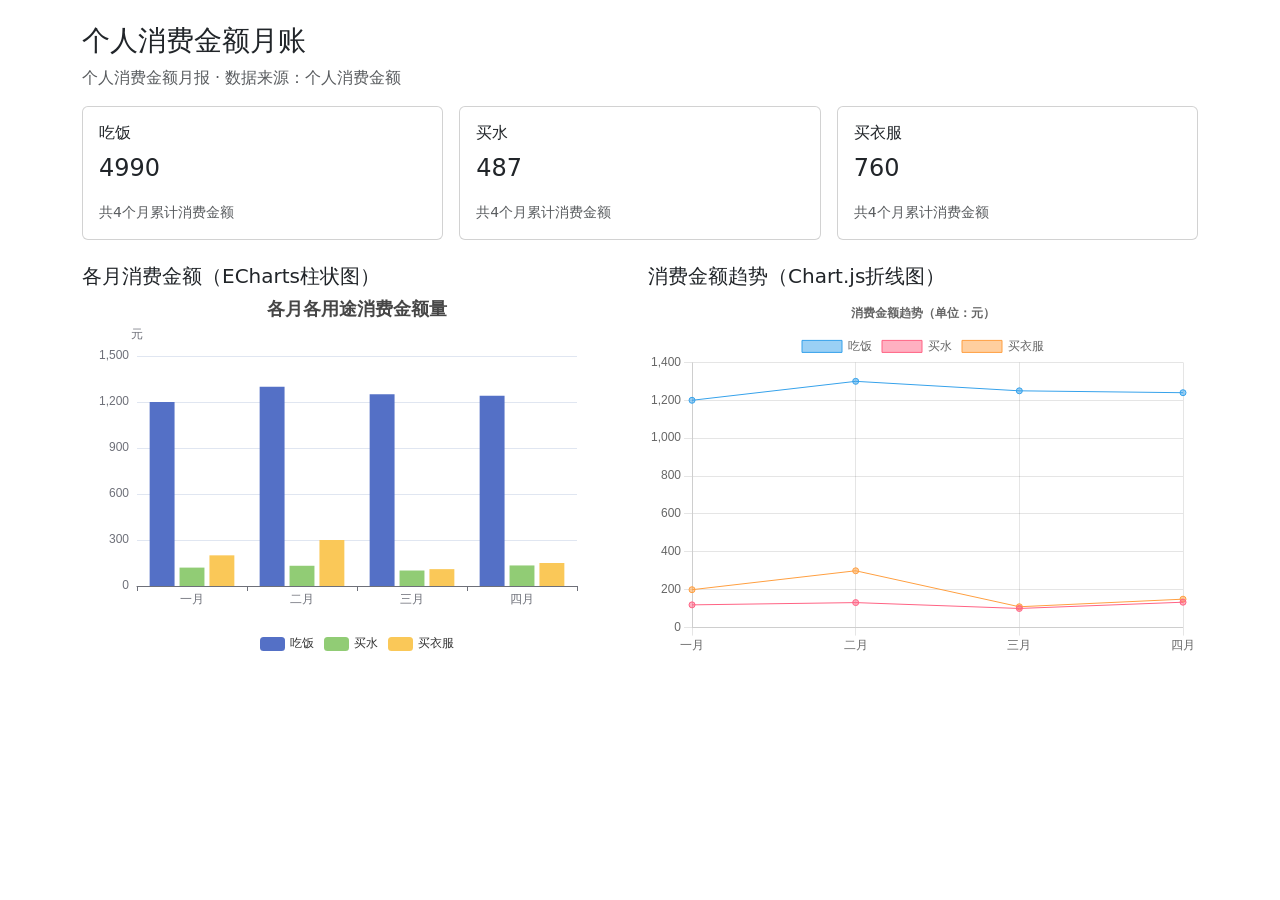
<file: cost.html>
<!DOCTYPE html>
<html lang="zh-CN">
<head>
  <meta charset="UTF-8">
  <meta name="viewport" content="width=device-width, initial-scale=1.0">
  <title>个人消费金额月账</title>
  <link href="libs/bootstrap.min.css" rel="stylesheet">
  <style>
    .chart-box { height: 360px; }
    #status { display: none; }
  </style>
</head>
<body class="container py-4">
  <header>
    <h1 class="h3">个人消费金额月账</h1>
    <p class="text-muted" id="sub-title">数据来源：个人消费金额数据</p>
  </header>

  <p id="status" class="alert alert-warning"></p>

  <section class="row g-3 mb-4" id="cards"></section>

  <section class="row g-3">
    <div class="col-lg-6">
      <h2 class="h5">各月消费金额（ECharts柱状图）</h2>
      <div id="bar-chart" class="chart-box"></div>
    </div>
    <div class="col-lg-6">
      <h2 class="h5">消费金额趋势（Chart.js折线图）</h2>
      <div class="chart-box"><canvas id="line-chart"></canvas></div>
    </div>
  </section>

  <script src="libs/jquery-3.7.1.min.js"></script>
  <script src="libs/bootstrap.bundle.min.js"></script>
  <script src="libs/echarts.min.js"></script>
  <script src="libs/chart.umd.js"></script>
  <script src="app1.js"></script>
</body>
</html>
</file>
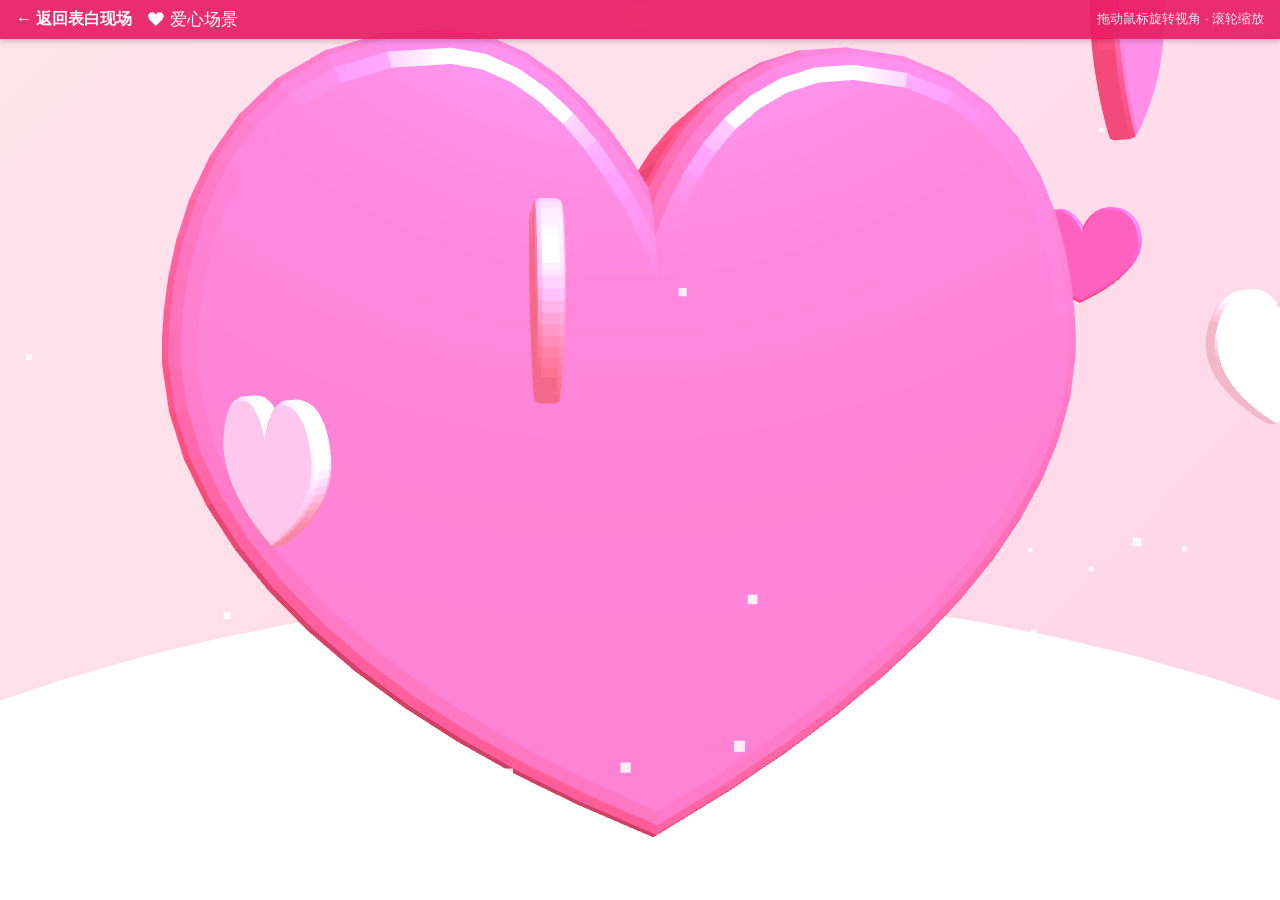
<file: confession/heart.html>
<!DOCTYPE html>
<html lang="zh-CN">
<head>
  <meta charset="UTF-8">
  <meta name="viewport" content="width=device-width, initial-scale=1.0">
  <title>表白现场 · 爱心场景</title>
  <script src="libs/three.min.js"></script>
  <script src="libs/OrbitControls.js"></script>
  <style>
    html, body { margin: 0; padding: 0; height: 100%; overflow: hidden; background: linear-gradient(135deg, #ffe4ec, #ffd6e7); }
    .topbar {
      position: fixed; top: 0; left: 0; right: 0; z-index: 9999;
      background: rgba(233, 30, 99, 0.92); color: #fff;
      padding: 0.5rem 1rem; display: flex; align-items: center; gap: 1rem;
      box-shadow: 0 2px 6px rgba(0,0,0,0.2);
      font-family: "Microsoft YaHei", sans-serif;
    }
    .topbar a { color: #fff; text-decoration: none; font-weight: bold; }
    .topbar a:hover { text-decoration: underline; }
    .topbar .title { font-size: 1.05rem; }
    .topbar .hint { margin-left: auto; font-size: 0.8rem; opacity: 0.9; }
    #heart3d { display: block; width: 100vw; height: 100vh; }
  </style>
</head>
<body>
  <div class="topbar">
    <a href="index.html">← 返回表白现场</a>
    <span class="title">❤ 爱心场景</span>
    <span class="hint">拖动鼠标旋转视角 · 滚轮缩放</span>
  </div>

  <div id="heart3d"></div>

  <script>
    (function () {
      const container = document.getElementById('heart3d');
      const scene = new THREE.Scene();
      const camera = new THREE.PerspectiveCamera(45, window.innerWidth / window.innerHeight, 0.1, 1000);
      camera.position.set(0, 20, 150);
      const renderer = new THREE.WebGLRenderer({ antialias: true, alpha: true });
      renderer.setSize(window.innerWidth, window.innerHeight);
      container.appendChild(renderer.domElement);

      // 爱心形状（简单挤出成型）
      const shape = new THREE.Shape();
      const x = 0, y = 0;
      shape.moveTo(x + 25, y + 25);
      shape.bezierCurveTo(x + 25, y + 25, x + 20, y, x, y);
      shape.bezierCurveTo(x - 30, y, x - 30, y + 35, x - 30, y + 35);
      shape.bezierCurveTo(x - 30, y + 55, x - 10, y + 77, x + 25, y + 95);
      shape.bezierCurveTo(x + 60, y + 77, x + 80, y + 55, x + 80, y + 35);
      shape.bezierCurveTo(x + 80, y + 35, x + 80, y, x + 50, y);
      shape.bezierCurveTo(x + 35, y, x + 25, y + 25, x + 25, y + 25);

      const geo = new THREE.ExtrudeGeometry(shape, {
        depth: 16, bevelEnabled: true, bevelThickness: 5, bevelSize: 5, bevelSegments: 4
      });
      geo.center();
      const mat = new THREE.MeshStandardMaterial({ color: 0xff4f81, metalness: 0.15, roughness: 0.3 });
      const heart = new THREE.Mesh(geo, mat);
      heart.rotation.z = Math.PI; // 尖端朝下
      scene.add(heart);

      scene.add(new THREE.AmbientLight(0xffffff, 0.95));
      const dir = new THREE.DirectionalLight(0xffffff, 1.2);
      dir.position.set(30, 50, 70);
      scene.add(dir);

      // —— 点缀 1：地面 ——
      const ground = new THREE.Mesh(
        new THREE.CircleGeometry(140, 48),
        new THREE.MeshStandardMaterial({ color: 0xffd6e7, roughness: 0.95 })
      );
      ground.rotation.x = -Math.PI / 2;
      ground.position.y = -58;
      scene.add(ground);

      // —— 点缀 2：环绕的小爱心 ——
      const miniGeo = new THREE.ExtrudeGeometry(shape, {
        depth: 8, bevelEnabled: true, bevelThickness: 3, bevelSize: 3, bevelSegments: 2
      });
      miniGeo.center();
      const orbiters = [];
      const colors = [0xff8fab, 0xff6f91, 0xff4f81, 0xffc1d4, 0xff3d7a];
      for (let i = 0; i < 5; i++) {
        const m = new THREE.Mesh(miniGeo, new THREE.MeshStandardMaterial({ color: colors[i], roughness: 0.4 }));
        m.scale.setScalar(0.16);
        m.userData = { radius: 52 + i * 9, speed: 0.22 + i * 0.05, height: 8 + (i % 3) * 16, phase: i };
        orbiters.push(m);
        scene.add(m);
      }

      // —— 点缀 3：飘浮闪光点 ——
      const sparkCount = 90;
      const sparkPos = new Float32Array(sparkCount * 3);
      for (let i = 0; i < sparkCount; i++) {
        sparkPos[i * 3]     = (Math.random() - 0.5) * 240;
        sparkPos[i * 3 + 1] = (Math.random() - 0.5) * 170;
        sparkPos[i * 3 + 2] = (Math.random() - 0.5) * 240;
      }
      const sparkGeo = new THREE.BufferGeometry();
      sparkGeo.setAttribute('position', new THREE.BufferAttribute(sparkPos, 3));
      const sparks = new THREE.Points(sparkGeo, new THREE.PointsMaterial({
        color: 0xffffff, size: 2.4, transparent: true, opacity: 0.85
      }));
      scene.add(sparks);

      const controls = new THREE.OrbitControls(camera, renderer.domElement);
      controls.enableZoom = true;

      function tick() {
        requestAnimationFrame(tick);
        const t = Date.now() / 1000;
        heart.rotation.y += 0.008;
        heart.position.y = Math.sin(t) * 3; // 轻微上下浮动
        // 小爱心环绕 + 上下浮动
        orbiters.forEach((m, i) => {
          const u = m.userData;
          const a = t * u.speed + u.phase;
          m.position.set(Math.cos(a) * u.radius, u.height + Math.sin(t * 1.5 + i) * 6, Math.sin(a) * u.radius);
          m.rotation.z = Math.PI;
          m.rotation.y = a;
        });
        sparks.rotation.y += 0.0006; // 闪光点缓慢漂移
        controls.update();
        renderer.render(scene, camera);
      }
      tick();

      window.addEventListener('resize', function () {
        camera.aspect = window.innerWidth / window.innerHeight;
        camera.updateProjectionMatrix();
        renderer.setSize(window.innerWidth, window.innerHeight);
      });
    })();
  </script>
</body>
</html>
</file>
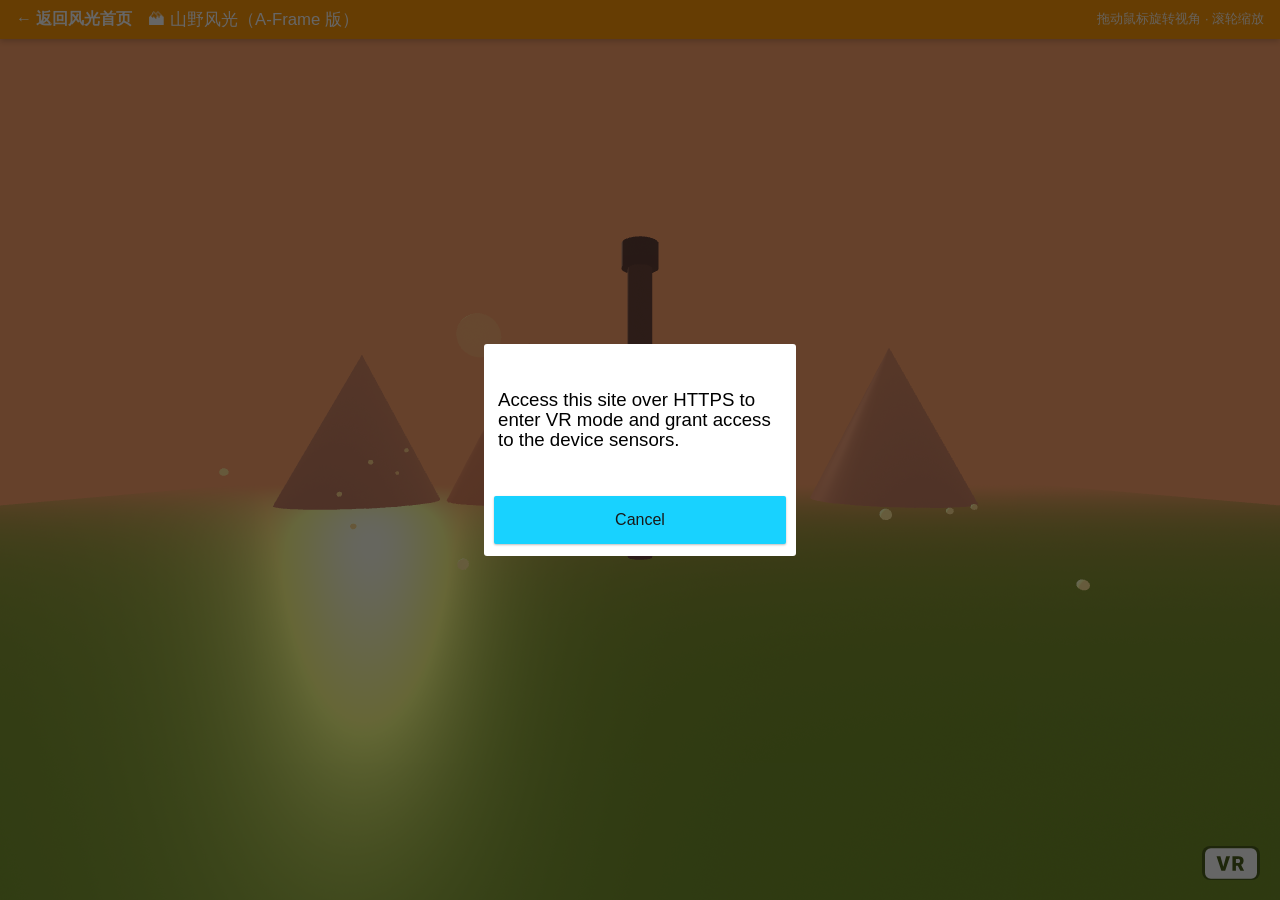
<file: scenery/scene-af.html>
<!DOCTYPE html>
<html lang="zh-CN">
<head>
  <meta charset="UTF-8">
  <meta name="viewport" content="width=device-width, initial-scale=1.0">
  <title>山野风光 · A-Frame 场景</title>
  <script src="../three-d/libs/aframe.min.js"></script>
  <style>
    html, body { margin: 0; padding: 0; height: 100%; overflow: hidden; }
    .topbar {
      position: fixed; top: 0; left: 0; right: 0; z-index: 9999;
      background: rgba(255, 152, 0, 0.92); color: #fff;
      padding: 0.5rem 1rem; display: flex; align-items: center; gap: 1rem;
      box-shadow: 0 2px 6px rgba(0,0,0,0.2);
      font-family: "Microsoft YaHei", sans-serif;
    }
    .topbar a { color: #fff; text-decoration: none; font-weight: bold; }
    .topbar a:hover { text-decoration: underline; }
    .topbar .title { font-size: 1.05rem; }
    .topbar .hint { margin-left: auto; font-size: 0.8rem; opacity: 0.9; }
  </style>
</head>
<body>
  <div class="topbar">
    <a href="index.html">← 返回风光首页</a>
    <span class="title">🏔 山野风光（A-Frame 版）</span>
    <span class="hint">拖动鼠标旋转视角 · 滚轮缩放</span>
  </div>

  <a-scene fog="type: linear; color: #ffa36b; far: 420;" background="color: #ffb36b">
    <!-- 天空 -->
    <a-sky color="#ffa36b"></a-sky>

    <!-- 草地 -->
    <a-plane color="#4e7a2a" rotation="-90 0 0" width="600" height="600" position="0 0 0"></a-plane>

    <!-- 远山（几个圆锥） -->
    <a-cone color="#5b4a6b" radius-bottom="40" height="80" position="-140 34 -150"></a-cone>
    <a-cone color="#7a4a55" radius-bottom="45" height="90" position="-60 39 -170"></a-cone>
    <a-cone color="#9a5a4f" radius-bottom="35" height="70" position="40 29 -150"></a-cone>
    <a-cone color="#5b4a6b" radius-bottom="42" height="85" position="130 37 -160"></a-cone>

    <!-- 中央高耸岩柱 -->
    <a-cylinder color="#3a2f3a" radius="3" height="70" position="0 35 -10"></a-cylinder>
    <a-cylinder color="#2f2634" radius="4.5" height="6" position="0 73 -10"></a-cylinder>

    <!-- 太阳 -->
    <a-sphere color="#fff0c0" radius="12" position="-90 90 -180"></a-sphere>

    <!-- 光源（提升亮度，让场景更明亮） -->
    <a-light type="ambient" color="#ffccaa" intensity="1.2"></a-light>
    <a-light type="directional" color="#ffe0b0" intensity="0.6" position="-90 90 -180"></a-light>

    <!-- 相机 -->
    <a-camera position="0 26 120" look-controls wasd-controls="enabled:false"></a-camera>
  </a-scene>

  <script>
    // 动态生成浮动光点（A-Frame 实体 + 动画）
    var scene = document.querySelector('a-scene');
    var COUNT = 24;
    for (var i = 0; i < COUNT; i++) {
      var x = (Math.random() - 0.5) * 200;
      var y = Math.random() * 30 + 4;
      var z = (Math.random() - 0.5) * 160 - 20;
      var dot = document.createElement('a-sphere');
      dot.setAttribute('radius', '0.7');
      dot.setAttribute('color', '#fff3c0');
      dot.setAttribute('position', x + ' ' + y + ' ' + z);
      // 上下浮动动画
      dot.setAttribute('animation',
        'property: position; from: ' + x + ' ' + y + ' ' + z +
        '; to: ' + x + ' ' + (y + 3) + ' ' + z +
        '; dir: alternate; loop: true; dur: ' + (2500 + Math.random() * 2000) + '; easing: easeInOutSine');
      scene.appendChild(dot);
    }
  </script>
</body>
</html>
</file>
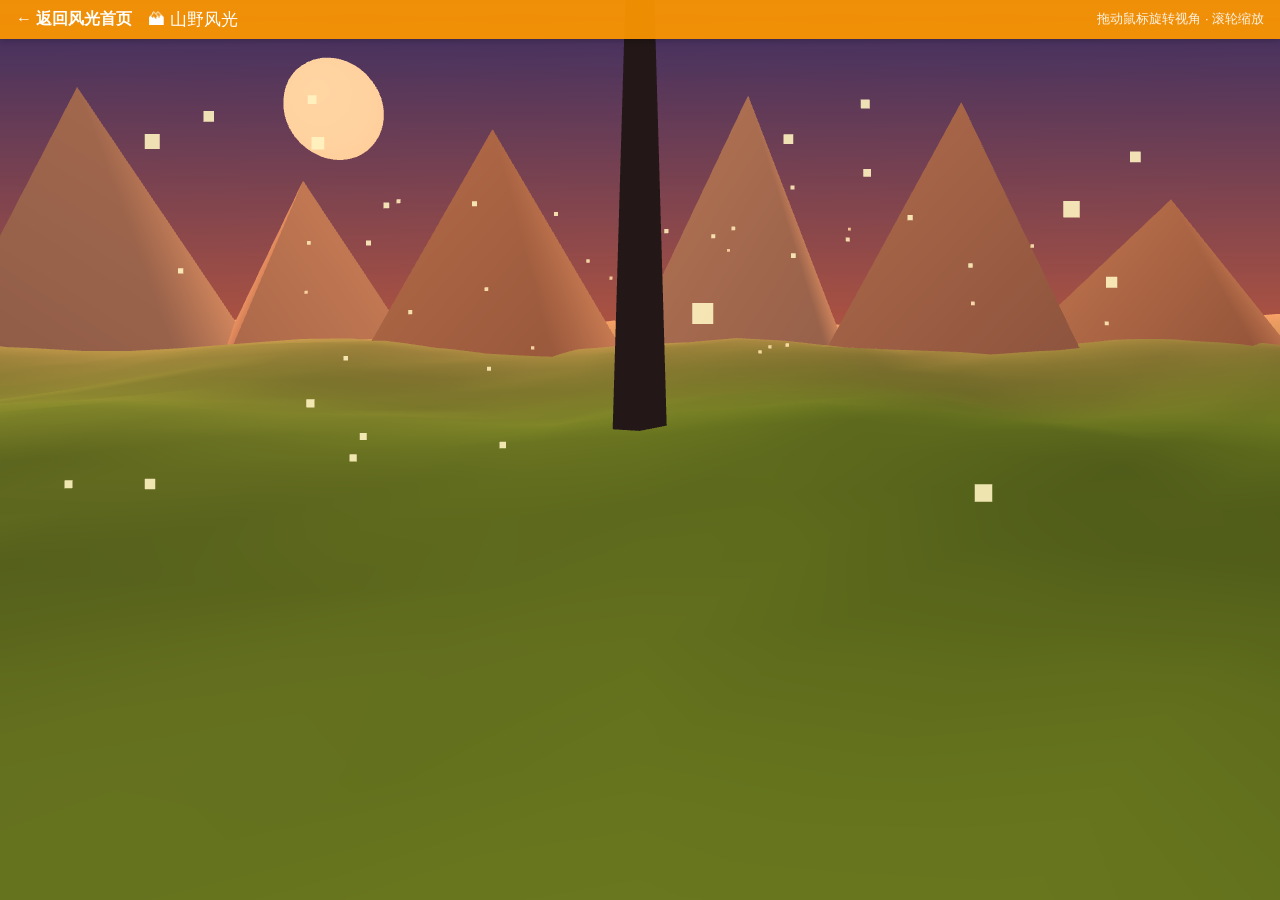
<file: scenery/scene.html>
<!DOCTYPE html>
<html lang="zh-CN">
<head>
  <meta charset="UTF-8">
  <meta name="viewport" content="width=device-width, initial-scale=1.0">
  <title>山野风光 · 三维场景</title>
  <script src="../confession/libs/three.min.js"></script>
  <script src="../confession/libs/OrbitControls.js"></script>
  <style>
    html, body { margin: 0; padding: 0; height: 100%; overflow: hidden; }
    .topbar {
      position: fixed; top: 0; left: 0; right: 0; z-index: 9999;
      background: rgba(255, 152, 0, 0.92); color: #fff;
      padding: 0.5rem 1rem; display: flex; align-items: center; gap: 1rem;
      box-shadow: 0 2px 6px rgba(0,0,0,0.2);
      font-family: "Microsoft YaHei", sans-serif;
    }
    .topbar a { color: #fff; text-decoration: none; font-weight: bold; }
    .topbar a:hover { text-decoration: underline; }
    .topbar .title { font-size: 1.05rem; }
    .topbar .hint { margin-left: auto; font-size: 0.8rem; opacity: 0.9; }
    #view { display: block; width: 100vw; height: 100vh; }
  </style>
</head>
<body>
  <div class="topbar">
    <a href="index.html">← 返回风光首页</a>
    <span class="title">🏔 山野风光</span>
    <span class="hint">拖动鼠标旋转视角 · 滚轮缩放</span>
  </div>

  <div id="view"></div>

  <script>
    (function () {
      const container = document.getElementById('view');
      const scene = new THREE.Scene();

      // 渐变晚霞天空（canvas 生成渐变贴图）
      const skyCanvas = document.createElement('canvas');
      skyCanvas.width = 16; skyCanvas.height = 256;
      const sctx = skyCanvas.getContext('2d');
      const grad = sctx.createLinearGradient(0, 0, 0, 256);
      grad.addColorStop(0.0, '#3b2e63');   // 顶部偏紫
      grad.addColorStop(0.45, '#c75b39');  // 橙红
      grad.addColorStop(1.0, '#ffb36b');   // 地平线暖黄
      sctx.fillStyle = grad; sctx.fillRect(0, 0, 16, 256);
      scene.background = new THREE.CanvasTexture(skyCanvas);
      scene.fog = new THREE.Fog(0xffa36b, 120, 420);

      const camera = new THREE.PerspectiveCamera(55, window.innerWidth / window.innerHeight, 0.1, 1000);
      camera.position.set(0, 26, 120);

      const renderer = new THREE.WebGLRenderer({ antialias: true });
      renderer.setSize(window.innerWidth, window.innerHeight);
      container.appendChild(renderer.domElement);

      // 草地（起伏的平面）
      const groundGeo = new THREE.PlaneGeometry(600, 600, 40, 40);
      const pos = groundGeo.attributes.position;
      for (let i = 0; i < pos.count; i++) {
        const x = pos.getX(i), y = pos.getY(i);
        pos.setZ(i, Math.sin(x * 0.05) * 2 + Math.cos(y * 0.05) * 2 + (Math.random() - 0.5) * 1.5);
      }
      groundGeo.computeVertexNormals();
      const ground = new THREE.Mesh(groundGeo, new THREE.MeshStandardMaterial({ color: 0x4e7a2a, roughness: 1 }));
      ground.rotation.x = -Math.PI / 2;
      scene.add(ground);

      // 远山（几个圆锥剪影，不同深浅）
      const mountainColors = [0x5b4a6b, 0x7a4a55, 0x9a5a4f];
      for (let i = 0; i < 6; i++) {
        const h = 50 + Math.random() * 40;
        const m = new THREE.Mesh(
          new THREE.ConeGeometry(30 + Math.random() * 25, h, 4),
          new THREE.MeshStandardMaterial({ color: mountainColors[i % 3], roughness: 1, flatShading: true })
        );
        m.position.set(-180 + i * 70 + (Math.random() - 0.5) * 30, h / 2 - 6, -160 - Math.random() * 40);
        m.rotation.y = Math.random() * Math.PI;
        scene.add(m);
      }

      // 中央高耸岩柱（风化石）
      const pillar = new THREE.Mesh(
        new THREE.CylinderGeometry(2.2, 5, 70, 6),
        new THREE.MeshStandardMaterial({ color: 0x3a2f3a, roughness: 1, flatShading: true })
      );
      pillar.position.set(0, 29, -10);
      scene.add(pillar);
      // 岩柱顶帽
      const cap = new THREE.Mesh(
        new THREE.CylinderGeometry(4.5, 3, 6, 6),
        new THREE.MeshStandardMaterial({ color: 0x2f2634, roughness: 1, flatShading: true })
      );
      cap.position.set(0, 66, -10);
      scene.add(cap);

      // 太阳
      const sun = new THREE.Mesh(
        new THREE.SphereGeometry(14, 24, 24),
        new THREE.MeshBasicMaterial({ color: 0xfff0c0 })
      );
      sun.position.set(-90, 70, -150);
      scene.add(sun);

      // 光源：暖色平行光（落日）+ 环境光
      const sunLight = new THREE.DirectionalLight(0xffb066, 1.4);
      sunLight.position.set(-90, 70, -150);
      scene.add(sunLight);
      scene.add(new THREE.AmbientLight(0xffccaa, 0.6));

      // 飘浮的光点（氛围，像原图的萤火）
      const N = 70; const arr = new Float32Array(N * 3);
      for (let i = 0; i < N; i++) {
        arr[i*3]   = (Math.random() - 0.5) * 260;
        arr[i*3+1] = Math.random() * 40 + 2;
        arr[i*3+2] = (Math.random() - 0.5) * 200 - 20;
      }
      const pts = new THREE.Points(
        new THREE.BufferGeometry().setAttribute('position', new THREE.BufferAttribute(arr, 3)),
        new THREE.PointsMaterial({ color: 0xfff3c0, size: 1.6, transparent: true, opacity: 0.9 })
      );
      scene.add(pts);

      const controls = new THREE.OrbitControls(camera, renderer.domElement);
      controls.enableZoom = true;

      function tick() {
        requestAnimationFrame(tick);
        const t = Date.now() / 1000;
        pillar.rotation.y = Math.sin(t * 0.2) * 0.02; // 极轻微晃动
        pts.rotation.y = t * 0.01;
        pts.position.y = Math.sin(t) * 1.5;
        controls.update();
        renderer.render(scene, camera);
      }
      tick();

      window.addEventListener('resize', function () {
        camera.aspect = window.innerWidth / window.innerHeight;
        camera.updateProjectionMatrix();
        renderer.setSize(window.innerWidth, window.innerHeight);
      });
    })();
  </script>
</body>
</html>
</file>
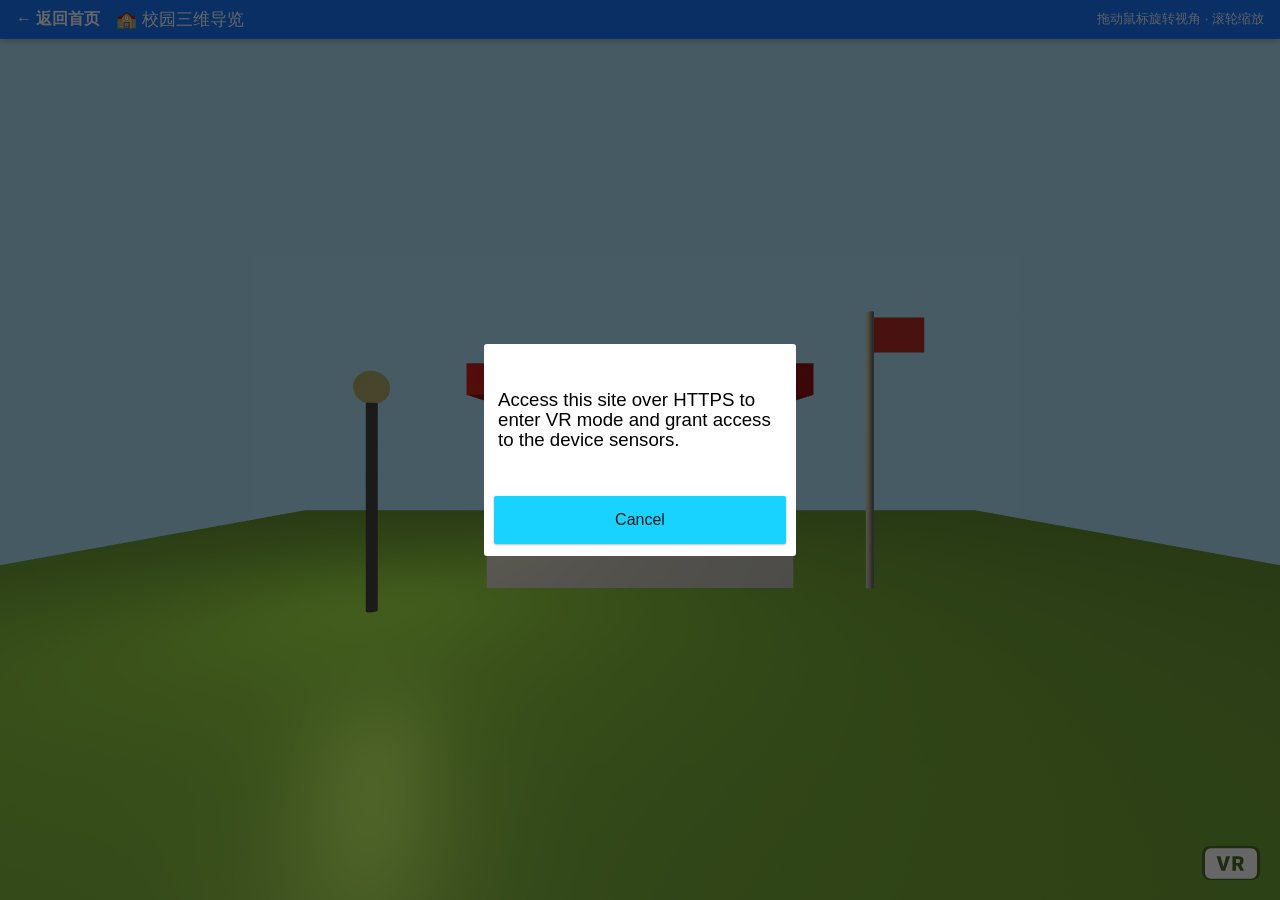
<file: three-d/scene.html>
<!DOCTYPE html>
<html lang="zh-CN">
<head>
  <meta charset="UTF-8">
  <meta name="viewport" content="width=device-width, initial-scale=1.0">
  <title>校园三维导览</title>
  <script src="libs/aframe.min.js"></script>
  <style>
    html, body { margin: 0; padding: 0; height: 100%; overflow: hidden; }
    .topbar {
      position: fixed; top: 0; left: 0; right: 0; z-index: 9999;
      background: rgba(13, 110, 253, 0.92); color: #fff;
      padding: 0.5rem 1rem; display: flex; align-items: center; gap: 1rem;
      box-shadow: 0 2px 6px rgba(0,0,0,0.2);
      font-family: "Microsoft YaHei", sans-serif;
    }
    .topbar a { color: #fff; text-decoration: none; font-weight: bold; }
    .topbar a:hover { text-decoration: underline; }
    .topbar .title { font-size: 1.05rem; }
    .topbar .hint { margin-left: auto; font-size: 0.8rem; opacity: 0.9; }
    a-scene { display: block; height: 100vh; }
  </style>
</head>
<body>
  <div class="topbar">
    <a href="../index.html">← 返回首页</a>
    <span class="title">🏫 校园三维导览</span>
    <span class="hint">拖动鼠标旋转视角 · 滚轮缩放</span>
  </div>

  <a-scene>
    <!-- 环境 -->
    <a-sky color="#aee3f7"></a-sky>
    <a-plane position="0 0 -4" rotation="-90 0 0" width="20" height="20" color="#7cb342"></a-plane>

    <!-- 主体：教学楼（方盒 + 屋顶） -->
    <a-box position="0 1.2 -6" width="4" height="2.4" depth="2" color="#efeeee"></a-box>
    <a-box position="0 2.7 -6" width="4.4" height="0.4" depth="2.4" color="#b71c1c"></a-box>

    <!-- 旗杆与旗帜（旗帜带飘扬动画） -->
    <a-cylinder position="3 1.8 -5" radius="0.05" height="3.6" color="#9e9e9e"></a-cylinder>
    <a-box position="3.35 3.3 -5" width="0.7" height="0.45" depth="0.03" color="#e53935"
           animation="property: position; to:3.4 3.3 -5; dir: alternate; dur: 900; loop: true"></a-box>

    <!-- 路灯：杆 + 发光球（点光源） -->
    <a-cylinder position="-3 1.2 -4" radius="0.06" height="2.4" color="#616161"></a-cylinder>
    <a-sphere position="-3 2.5 -4" radius="0.18" color="#fff59d"
              animation="property: scale; to: 1.3 1.3 1.3; dir: alternate; dur: 1200; loop: true"></a-sphere>
    <a-light type="point" position="-3 2.6 -4" color="#fff59d" intensity="0.6"></a-light>

    <!-- 环境光 -->
    <a-light type="ambient" color="#ffffff" intensity="0.7"></a-light>

    <!-- 相机初始位：稍远处平视校园 -->
    <a-camera position="0 1.8 2"></a-camera>
  </a-scene>
</body>
</html>
</file>
